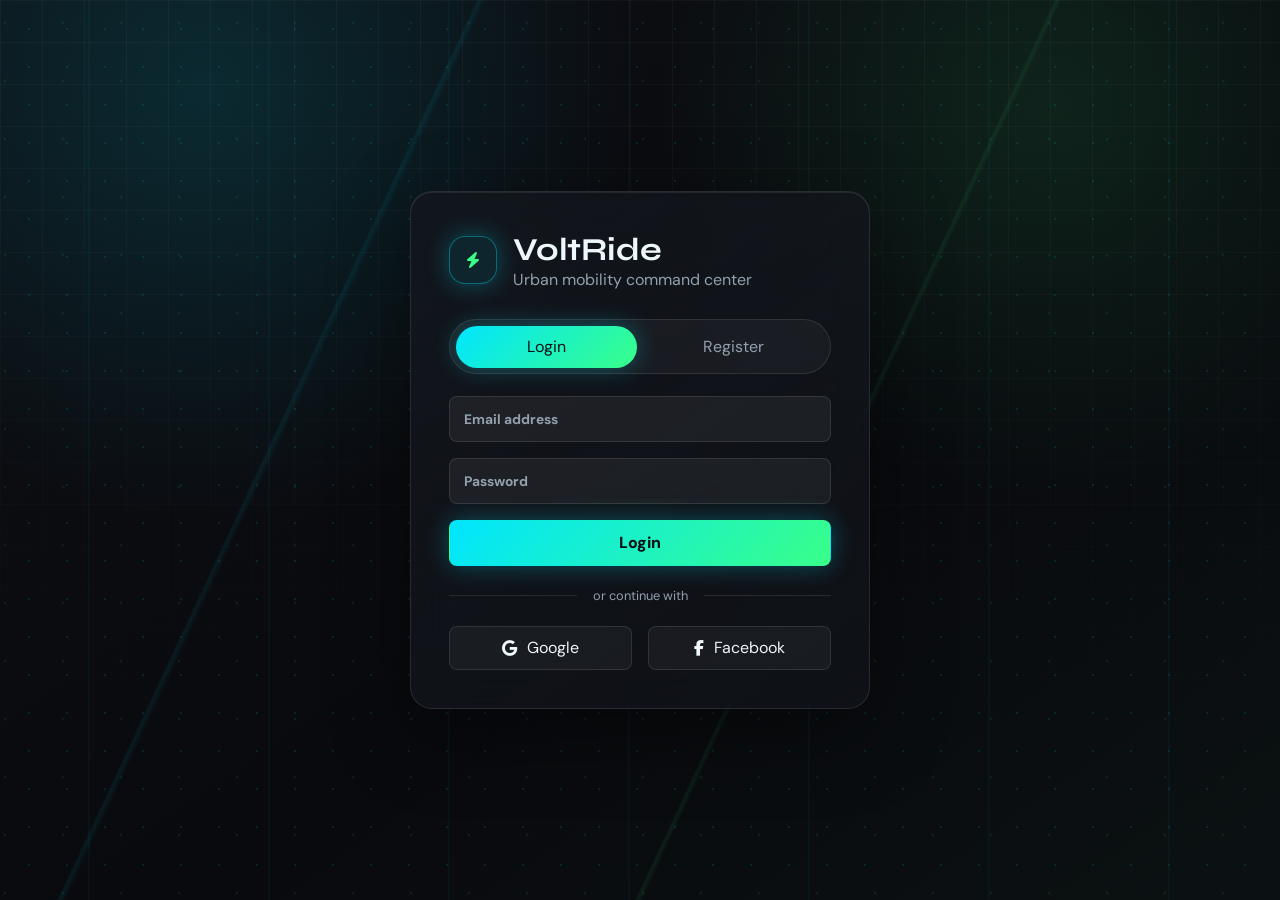
<file: src/main/resources/static/index.html>
<!DOCTYPE html>
<html lang="en">
<head>
  <meta charset="UTF-8">
  <meta name="viewport" content="width=device-width, initial-scale=1.0">
  <title>VoltRide | Bike Rental & Ride Sharing</title>
  <link rel="preconnect" href="https://fonts.googleapis.com">
  <link rel="preconnect" href="https://fonts.gstatic.com" crossorigin>
  <link href="https://fonts.googleapis.com/css2?family=DM+Sans:wght@400;500;600;700&family=Syne:wght@600;700;800&display=swap" rel="stylesheet">
  <link rel="stylesheet" href="https://cdnjs.cloudflare.com/ajax/libs/font-awesome/6.5.2/css/all.min.css">
  <link rel="stylesheet" href="styles/main.css">
  <link rel="stylesheet" href="styles/layout.css">
  <link rel="stylesheet" href="styles/components.css">
</head>
<body>
  <div class="particle-field" aria-hidden="true"></div>

  <main id="auth-screen" class="auth-screen">
    <section class="auth-card fade-in">
      <div class="brand-mark">
        <span><i class="fa-solid fa-bolt"></i></span>
        <div>
          <h1>VoltRide</h1>
          <p>Urban mobility command center</p>
        </div>
      </div>

      <div class="auth-tabs" role="tablist" aria-label="Authentication mode">
        <button class="auth-tab is-active" type="button" data-auth-tab="login">Login</button>
        <button class="auth-tab" type="button" data-auth-tab="register">Register</button>
      </div>

      <form id="login-form" class="auth-form" novalidate>
        <label class="field floating-field">
          <input type="email" name="email" autocomplete="email" placeholder=" " required>
          <span>Email address</span>
          <small class="error-message"></small>
        </label>
        <label class="field floating-field">
          <input type="password" name="password" autocomplete="current-password" placeholder=" " minlength="6" required>
          <span>Password</span>
          <small class="error-message"></small>
        </label>
        <button class="btn btn-primary btn-full" type="submit">Login</button>
      </form>

      <form id="register-form" class="auth-form hidden" novalidate>
        <label class="field floating-field">
          <input type="text" name="name" autocomplete="name" placeholder=" " minlength="2" required>
          <span>Full name</span>
          <small class="error-message"></small>
        </label>
        <label class="field floating-field">
          <input type="email" name="email" autocomplete="email" placeholder=" " required>
          <span>Email address</span>
          <small class="error-message"></small>
        </label>
        <label class="field floating-field">
          <input type="password" name="password" autocomplete="new-password" placeholder=" " minlength="6" required>
          <span>Password</span>
          <small class="error-message"></small>
        </label>
        <button class="btn btn-primary btn-full" type="submit">Create Account</button>
      </form>

      <div class="divider"><span>or continue with</span></div>
      <div class="social-row">
        <button class="social-btn" type="button"><i class="fa-brands fa-google"></i> Google</button>
        <button class="social-btn" type="button"><i class="fa-brands fa-facebook-f"></i> Facebook</button>
      </div>
    </section>
  </main>

  <div id="app-shell" class="app-shell hidden">
    <aside class="sidebar" id="sidebar">
      <a href="#dashboard" class="sidebar-brand" data-route="dashboard" aria-label="VoltRide dashboard">
        <span><i class="fa-solid fa-bolt"></i></span>
        <strong>VoltRide</strong>
      </a>
      <nav class="nav-list" aria-label="Primary navigation">
        <button class="nav-link is-active" data-route="dashboard" data-tooltip="Dashboard"><i class="fa-solid fa-chart-line"></i><span>Dashboard</span></button>
        <button class="nav-link" data-route="rentals" data-tooltip="Rent a Bike"><i class="fa-solid fa-bicycle"></i><span>Rent a Bike</span></button>
        <button class="nav-link" data-route="rides" data-tooltip="Ride Sharing"><i class="fa-solid fa-route"></i><span>Ride Sharing</span></button>
        <button class="nav-link" data-route="payments" data-tooltip="Payments"><i class="fa-solid fa-credit-card"></i><span>Payments</span></button>
        <button class="nav-link" data-route="notifications" data-tooltip="Notifications"><i class="fa-solid fa-bell"></i><span>Notifications</span></button>
        <button class="nav-link" data-route="profile" data-tooltip="Profile"><i class="fa-solid fa-user-astronaut"></i><span>Profile</span></button>
      </nav>
      <button class="nav-link logout-link" id="logout-btn" data-tooltip="Logout"><i class="fa-solid fa-arrow-right-from-bracket"></i><span>Logout</span></button>
    </aside>

    <div class="workspace">
      <header class="topbar">
        <button class="icon-btn sidebar-toggle" id="sidebar-toggle" aria-label="Toggle sidebar"><i class="fa-solid fa-bars"></i></button>
        <div>
          <p class="eyebrow">Bike Rental & Ride Sharing</p>
          <h2 id="page-title">Dashboard</h2>
        </div>
        <div class="topbar-actions">
          <button class="icon-btn notification-trigger" data-route="notifications" aria-label="Open notifications">
            <i class="fa-solid fa-bell"></i>
            <span class="badge" id="topbar-badge">3</span>
          </button>
          <div class="profile-menu">
            <button class="avatar-btn" id="profile-menu-btn" aria-label="Open profile menu"><span id="avatar-initials">AR</span></button>
            <div class="profile-dropdown" id="profile-dropdown">
              <button type="button" data-route="profile"><i class="fa-solid fa-user"></i> Profile</button>
              <button type="button" id="dropdown-logout"><i class="fa-solid fa-power-off"></i> Logout</button>
            </div>
          </div>
        </div>
      </header>

      <section id="dashboard" class="view is-active">
        <div class="stats-grid">
          <article class="metric-card"><i class="fa-solid fa-road"></i><span>Total Rides</span><strong>128</strong><small>+12 this month</small></article>
          <article class="metric-card"><i class="fa-solid fa-person-biking"></i><span>Active Rentals</span><strong>04</strong><small>2 due today</small></article>
          <article class="metric-card"><i class="fa-solid fa-wallet"></i><span>Wallet Balance</span><strong>LKR 8,450</strong><small>Auto top-up active</small></article>
          <article class="metric-card"><i class="fa-solid fa-bell"></i><span>Notifications</span><strong>03</strong><small>1 payment alert</small></article>
        </div>

        <div class="dashboard-grid">
          <article class="panel map-panel">
            <div class="panel-heading">
              <div><p class="eyebrow">Live map</p><h3>Nearby Bikes & Ride Routes</h3></div>
              <span class="status-pill success">Ready for API</span>
            </div>
            <div class="map-placeholder">
              <div class="map-pin pin-a"><i class="fa-solid fa-bicycle"></i></div>
              <div class="map-pin pin-b"><i class="fa-solid fa-location-dot"></i></div>
              <div class="map-pin pin-c"><i class="fa-solid fa-car-side"></i></div>
              <span class="route-line"></span>
            </div>
          </article>
          <article class="panel">
            <div class="panel-heading">
              <div><p class="eyebrow">Recent activity</p><h3>Last 5 rentals/rides</h3></div>
            </div>
            <ul class="activity-list" id="activity-list"></ul>
          </article>
        </div>

        <div class="quick-actions">
          <button class="btn btn-primary" data-route="rentals"><i class="fa-solid fa-bicycle"></i> Rent a Bike</button>
          <button class="btn btn-secondary" data-route="rides"><i class="fa-solid fa-route"></i> Share a Ride</button>
          <button class="btn btn-ghost" data-route="payments"><i class="fa-solid fa-receipt"></i> View Payments</button>
        </div>
      </section>

      <section id="rentals" class="view">
        <div class="filter-bar">
          <label>Type<select id="bike-type-filter"><option value="all">All bikes</option><option value="city">City</option><option value="mountain">Mountain</option><option value="electric">Electric</option></select></label>
          <label>Status<select id="bike-status-filter"><option value="all">Any status</option><option value="available">Available</option><option value="in-use">In use</option></select></label>
          <label>Max hourly rate<input id="bike-price-filter" type="range" min="150" max="900" value="900" step="50"><span id="price-label">LKR 900</span></label>
        </div>
        <div id="bike-skeleton" class="skeleton-grid"></div>
        <div id="bike-grid" class="bike-grid"></div>
      </section>

      <section id="rides" class="view">
        <div class="tab-panel">
          <div class="toggle-tabs">
            <button class="toggle-tab is-active" data-ride-tab="find">Find a Ride</button>
            <button class="toggle-tab" data-ride-tab="offer">Offer a Ride</button>
          </div>
          <div id="find-ride-pane">
            <div class="ride-list" id="ride-list"></div>
          </div>
          <form id="offer-ride-form" class="form-grid hidden" novalidate>
            <label class="field">Pickup<input name="pickup" type="text" required><small class="error-message"></small></label>
            <label class="field">Dropoff<input name="dropoff" type="text" required><small class="error-message"></small></label>
            <label class="field">Date & time<input name="dateTime" type="datetime-local" required><small class="error-message"></small></label>
            <label class="field">Seats<input name="seats" type="number" min="1" max="6" required><small class="error-message"></small></label>
            <label class="field">Price per seat<input name="price" type="number" min="100" required><small class="error-message"></small></label>
            <button class="btn btn-primary form-span" type="submit">Post Ride</button>
          </form>
        </div>
      </section>

      <section id="payments" class="view">
        <div class="payments-layout">
          <article class="wallet-card">
            <p>Wallet Balance</p>
            <strong>LKR 8,450.00</strong>
            <button class="btn btn-secondary" id="top-up-btn"><i class="fa-solid fa-plus"></i> Top Up</button>
          </article>
          <form id="card-form" class="panel payment-method" novalidate>
            <div class="panel-heading"><h3>Add Payment Method</h3></div>
            <label class="field">Card number<input name="cardNumber" inputmode="numeric" maxlength="19" placeholder="4242 4242 4242 4242" required><small class="error-message"></small></label>
            <div class="inline-fields">
              <label class="field">Expiry<input name="expiry" placeholder="MM/YY" maxlength="5" required><small class="error-message"></small></label>
              <label class="field">CVV<input name="cvv" inputmode="numeric" maxlength="4" required><small class="error-message"></small></label>
            </div>
            <button class="btn btn-primary" type="submit">Save Card</button>
          </form>
        </div>
        <div class="filter-bar compact">
          <label>From<input id="payment-from" type="date"></label>
          <label>To<input id="payment-to" type="date"></label>
          <label>Status<select id="payment-status-filter"><option value="all">All</option><option value="paid">Paid</option><option value="pending">Pending</option><option value="failed">Failed</option></select></label>
        </div>
        <div id="payment-skeleton" class="table-skeleton"></div>
        <div class="table-wrap">
          <table class="data-table">
            <thead><tr><th>Date</th><th>Type</th><th>Amount</th><th>Status</th></tr></thead>
            <tbody id="transactions-body"></tbody>
          </table>
        </div>
      </section>

      <section id="notifications" class="view">
        <div class="view-toolbar">
          <button class="btn btn-primary" id="mark-read-btn"><i class="fa-solid fa-check-double"></i> Mark all as read</button>
        </div>
        <div id="notification-list" class="notification-list"></div>
        <div id="empty-notifications" class="empty-state hidden">
          <svg viewBox="0 0 240 180" role="img" aria-label="No notifications">
            <path d="M55 135h130a35 35 0 0 0-12-26l-7-6V72a47 47 0 0 0-94 0v31l-7 6a35 35 0 0 0-10 26Z" fill="none" stroke="currentColor" stroke-width="8"/>
            <path d="M100 148a22 22 0 0 0 40 0" fill="none" stroke="currentColor" stroke-width="8" stroke-linecap="round"/>
            <circle cx="178" cy="54" r="13" fill="currentColor"/>
          </svg>
          <h3>No notifications</h3>
          <p>You are all caught up.</p>
        </div>
      </section>

      <section id="profile" class="view">
        <form id="profile-form" class="profile-layout" novalidate>
          <article class="profile-card">
            <label class="avatar-upload">
              <span id="profile-avatar">AR</span>
              <input type="file" accept="image/*" aria-label="Upload avatar">
              <small><i class="fa-solid fa-camera"></i> Upload</small>
            </label>
            <div class="ride-stats">
              <div><strong>128</strong><span>Total rides</span></div>
              <div><strong>842 km</strong><span>Distance</span></div>
              <div><strong>2025</strong><span>Member since</span></div>
            </div>
          </article>
          <article class="panel form-panel">
            <div class="panel-heading"><h3>Profile Details</h3></div>
            <div class="form-grid">
              <label class="field">Name<input name="name" type="text" required><small class="error-message"></small></label>
              <label class="field">Email<input name="email" type="email" required><small class="error-message"></small></label>
              <label class="field">Phone<input name="phone" type="tel" required><small class="error-message"></small></label>
              <label class="field form-span">Address<input name="address" type="text" required><small class="error-message"></small></label>
            </div>
            <div class="panel-heading small-heading"><h3>Change Password</h3></div>
            <div class="form-grid">
              <label class="field">Current password<input name="currentPassword" type="password"><small class="error-message"></small></label>
              <label class="field">New password<input name="newPassword" type="password" minlength="6"><small class="error-message"></small></label>
            </div>
            <button class="btn btn-primary" type="submit">Save Changes</button>
          </article>
        </form>
      </section>
    </div>

    <nav class="bottom-nav" aria-label="Mobile navigation">
      <button class="is-active" data-route="dashboard"><i class="fa-solid fa-chart-line"></i><span>Home</span></button>
      <button data-route="rentals"><i class="fa-solid fa-bicycle"></i><span>Rent</span></button>
      <button data-route="rides"><i class="fa-solid fa-route"></i><span>Rides</span></button>
      <button data-route="payments"><i class="fa-solid fa-wallet"></i><span>Pay</span></button>
      <button data-route="profile"><i class="fa-solid fa-user"></i><span>Me</span></button>
    </nav>
  </div>

  <div id="modal-root" class="modal-root hidden" aria-hidden="true"></div>
  <div id="toast-root" class="toast-root" aria-live="polite" aria-atomic="true"></div>

  <script src="js/api.js"></script>
  <script src="js/ui.js"></script>
  <script src="js/app.js"></script>
</body>
</html>
</file>
<file: src/main/resources/static/styles/main.css>
:root {
  --bg: #0d0f14;
  --bg-elevated: #13161d;
  --bg-soft: #191d27;
  --surface: rgba(19, 22, 29, 0.74);
  --surface-strong: rgba(24, 29, 39, 0.92);
  --border: rgba(255, 255, 255, 0.1);
  --border-strong: rgba(0, 229, 255, 0.36);
  --text: #eef7fb;
  --muted: #92a1ad;
  --cyan: #00e5ff;
  --green: #39ff88;
  --red: #ff4f6d;
  --yellow: #ffd166;
  --blue: #6ca8ff;
  --shadow: 0 24px 80px rgba(0, 0, 0, 0.42);
  --glow-cyan: 0 0 24px rgba(0, 229, 255, 0.3);
  --glow-green: 0 0 24px rgba(57, 255, 136, 0.24);
  --radius-sm: 8px;
  --radius-md: 14px;
  --radius-lg: 22px;
  --space-1: 0.35rem;
  --space-2: 0.65rem;
  --space-3: 1rem;
  --space-4: 1.35rem;
  --space-5: 1.8rem;
  --space-6: 2.4rem;
  --sidebar-width: 272px;
  --sidebar-collapsed: 84px;
  --topbar-height: 82px;
  color-scheme: dark;
}

* {
  box-sizing: border-box;
}

html {
  scroll-behavior: smooth;
}

body {
  min-height: 100vh;
  margin: 0;
  overflow-x: hidden;
  color: var(--text);
  font-family: "DM Sans", system-ui, sans-serif;
  background:
    radial-gradient(circle at 16% 10%, rgba(0, 229, 255, 0.13), transparent 32%),
    radial-gradient(circle at 82% 12%, rgba(57, 255, 136, 0.1), transparent 30%),
    linear-gradient(145deg, var(--bg), #090a0e 58%, #0b1112);
}

body::before {
  position: fixed;
  inset: 0;
  z-index: -3;
  content: "";
  background-image:
    linear-gradient(rgba(255, 255, 255, 0.045) 1px, transparent 1px),
    linear-gradient(90deg, rgba(255, 255, 255, 0.045) 1px, transparent 1px);
  background-size: 42px 42px;
  mask-image: linear-gradient(to bottom, rgba(0, 0, 0, 0.85), transparent 90%);
}

body::after {
  position: fixed;
  inset: 0;
  z-index: -2;
  pointer-events: none;
  content: "";
  background:
    linear-gradient(115deg, transparent 0 28%, rgba(0, 229, 255, 0.08) 28.2%, transparent 28.6% 62%, rgba(57, 255, 136, 0.08) 62.2%, transparent 62.5%),
    repeating-linear-gradient(90deg, transparent 0 88px, rgba(0, 229, 255, 0.04) 88px 90px, transparent 90px 180px);
}

h1,
h2,
h3,
h4 {
  margin: 0;
  font-family: "Syne", "DM Sans", sans-serif;
  letter-spacing: 0;
}

p {
  margin: 0;
}

button,
input,
select {
  font: inherit;
}

button {
  color: inherit;
}

a {
  color: inherit;
  text-decoration: none;
}

.hidden {
  display: none !important;
}

.fade-in {
  animation: fadeUp 0.55s ease both;
}

.eyebrow {
  margin-bottom: 0.2rem;
  color: var(--cyan);
  font-size: 0.75rem;
  font-weight: 700;
  letter-spacing: 0.08em;
  text-transform: uppercase;
}

.particle-field {
  position: fixed;
  inset: 0;
  z-index: -1;
  overflow: hidden;
  pointer-events: none;
}

.particle-field::before,
.particle-field::after {
  position: absolute;
  inset: -20%;
  content: "";
  opacity: 0.36;
  background-image: radial-gradient(circle, rgba(0, 229, 255, 0.34) 1px, transparent 1.6px);
  background-size: 38px 38px;
  animation: drift 22s linear infinite;
}

.particle-field::after {
  opacity: 0.24;
  background-image: radial-gradient(circle, rgba(57, 255, 136, 0.34) 1px, transparent 1.8px);
  background-size: 58px 58px;
  animation-duration: 34s;
  animation-direction: reverse;
}

@keyframes drift {
  from { transform: translate3d(0, 0, 0); }
  to { transform: translate3d(80px, 60px, 0); }
}

@keyframes fadeUp {
  from {
    opacity: 0;
    transform: translateY(18px);
  }
  to {
    opacity: 1;
    transform: translateY(0);
  }
}

@keyframes pulseGlow {
  0%, 100% { box-shadow: var(--glow-cyan); }
  50% { box-shadow: 0 0 36px rgba(0, 229, 255, 0.46); }
}

@keyframes shimmer {
  to { background-position-x: -200%; }
}

@media (prefers-reduced-motion: reduce) {
  *,
  *::before,
  *::after {
    scroll-behavior: auto !important;
    animation-duration: 0.01ms !important;
    animation-iteration-count: 1 !important;
    transition-duration: 0.01ms !important;
  }
}
</file>
<file: src/main/resources/static/styles/layout.css>
.auth-screen {
  display: grid;
  min-height: 100vh;
  place-items: center;
  padding: var(--space-5);
}

.auth-card {
  width: min(100%, 460px);
  padding: var(--space-6);
  border: 1px solid var(--border);
  border-radius: var(--radius-lg);
  background: linear-gradient(145deg, rgba(19, 22, 29, 0.86), rgba(19, 22, 29, 0.58));
  box-shadow: var(--shadow), inset 0 1px 0 rgba(255, 255, 255, 0.08);
  backdrop-filter: blur(22px);
}

.brand-mark,
.sidebar-brand {
  display: flex;
  align-items: center;
  gap: var(--space-3);
}

.brand-mark > span,
.sidebar-brand > span {
  display: grid;
  width: 48px;
  height: 48px;
  place-items: center;
  border: 1px solid var(--border-strong);
  border-radius: 16px;
  color: var(--green);
  background: rgba(0, 229, 255, 0.08);
  box-shadow: var(--glow-cyan);
}

.brand-mark h1 {
  font-size: 2rem;
}

.brand-mark p {
  color: var(--muted);
}

.app-shell {
  min-height: 100vh;
}

.sidebar {
  position: fixed;
  top: 0;
  bottom: 0;
  left: 0;
  z-index: 20;
  display: flex;
  width: var(--sidebar-width);
  flex-direction: column;
  gap: var(--space-4);
  padding: var(--space-4);
  border-right: 1px solid var(--border);
  background: rgba(13, 15, 20, 0.84);
  box-shadow: 18px 0 70px rgba(0, 0, 0, 0.34);
  backdrop-filter: blur(22px);
  transition: width 0.25s ease, transform 0.25s ease;
}

.sidebar.is-collapsed {
  width: var(--sidebar-collapsed);
}

.sidebar.is-collapsed .sidebar-brand strong,
.sidebar.is-collapsed .nav-link span {
  display: none;
}

.sidebar.is-collapsed .nav-link {
  justify-content: center;
}

.sidebar-brand {
  min-height: 58px;
  padding: 0 var(--space-2);
}

.sidebar-brand strong {
  font-family: "Syne", sans-serif;
  font-size: 1.25rem;
}

.nav-list {
  display: grid;
  gap: var(--space-2);
}

.logout-link {
  margin-top: auto;
}

.workspace {
  min-height: 100vh;
  margin-left: var(--sidebar-width);
  padding: calc(var(--topbar-height) + var(--space-5)) var(--space-5) var(--space-6);
  transition: margin-left 0.25s ease;
}

.sidebar.is-collapsed + .workspace {
  margin-left: var(--sidebar-collapsed);
}

.topbar {
  position: fixed;
  top: 0;
  right: 0;
  left: var(--sidebar-width);
  z-index: 18;
  display: flex;
  height: var(--topbar-height);
  align-items: center;
  gap: var(--space-3);
  padding: 0 var(--space-5);
  border-bottom: 1px solid var(--border);
  background: rgba(13, 15, 20, 0.78);
  backdrop-filter: blur(20px);
  transition: left 0.25s ease;
}

.sidebar.is-collapsed + .workspace .topbar {
  left: var(--sidebar-collapsed);
}

.topbar h2 {
  font-size: clamp(1.4rem, 2vw, 2.1rem);
}

.topbar-actions {
  display: flex;
  align-items: center;
  gap: var(--space-2);
  margin-left: auto;
}

.view {
  display: none;
  animation: fadeUp 0.38s ease both;
}

.view.is-active {
  display: block;
}

.stats-grid,
.bike-grid,
.skeleton-grid {
  display: grid;
  grid-template-columns: repeat(4, minmax(0, 1fr));
  gap: var(--space-4);
}

.dashboard-grid {
  display: grid;
  grid-template-columns: minmax(0, 1.5fr) minmax(320px, 0.9fr);
  gap: var(--space-4);
  margin-top: var(--space-4);
}

.quick-actions,
.view-toolbar {
  display: flex;
  flex-wrap: wrap;
  gap: var(--space-3);
  margin-top: var(--space-4);
}

.filter-bar {
  display: grid;
  grid-template-columns: 1fr 1fr 1.4fr;
  gap: var(--space-3);
  margin-bottom: var(--space-4);
  padding: var(--space-3);
  border: 1px solid var(--border);
  border-radius: var(--radius-md);
  background: var(--surface);
  backdrop-filter: blur(18px);
}

.filter-bar.compact {
  grid-template-columns: repeat(3, minmax(0, 1fr));
  margin-top: var(--space-4);
}

.payments-layout,
.profile-layout {
  display: grid;
  grid-template-columns: minmax(280px, 0.75fr) minmax(0, 1.5fr);
  gap: var(--space-4);
}

.form-grid {
  display: grid;
  grid-template-columns: repeat(2, minmax(0, 1fr));
  gap: var(--space-3);
}

.form-span {
  grid-column: 1 / -1;
}

.inline-fields {
  display: grid;
  grid-template-columns: 1fr 1fr;
  gap: var(--space-3);
}

.bottom-nav {
  display: none;
}

@media (max-width: 1100px) {
  .stats-grid,
  .bike-grid,
  .skeleton-grid {
    grid-template-columns: repeat(2, minmax(0, 1fr));
  }

  .dashboard-grid,
  .payments-layout,
  .profile-layout {
    grid-template-columns: 1fr;
  }
}

@media (max-width: 760px) {
  .auth-screen {
    padding: var(--space-3);
  }

  .auth-card {
    padding: var(--space-4);
  }

  .sidebar {
    display: none;
  }

  .workspace {
    margin-left: 0;
    padding: calc(var(--topbar-height) + var(--space-4)) var(--space-3) 94px;
  }

  .topbar {
    left: 0;
    padding: 0 var(--space-3);
  }

  .sidebar-toggle {
    display: none !important;
  }

  .stats-grid,
  .bike-grid,
  .skeleton-grid,
  .filter-bar,
  .filter-bar.compact,
  .form-grid {
    grid-template-columns: 1fr;
  }

  .bottom-nav {
    position: fixed;
    right: var(--space-3);
    bottom: var(--space-3);
    left: var(--space-3);
    z-index: 30;
    display: grid;
    grid-template-columns: repeat(5, 1fr);
    gap: var(--space-1);
    padding: var(--space-2);
    border: 1px solid var(--border);
    border-radius: 18px;
    background: rgba(13, 15, 20, 0.9);
    box-shadow: var(--shadow);
    backdrop-filter: blur(22px);
  }

  .bottom-nav button {
    display: grid;
    min-height: 54px;
    place-items: center;
    border: 0;
    border-radius: 14px;
    color: var(--muted);
    background: transparent;
  }

  .bottom-nav button.is-active {
    color: var(--cyan);
    background: rgba(0, 229, 255, 0.1);
  }

  .bottom-nav span {
    font-size: 0.7rem;
  }
}

@media (max-width: 520px) {
  .topbar .eyebrow,
  .notification-trigger {
    display: none;
  }

  .inline-fields {
    grid-template-columns: 1fr;
  }
}
</file>
<file: src/main/resources/static/styles/components.css>
.auth-tabs,
.toggle-tabs {
  display: grid;
  grid-template-columns: repeat(2, 1fr);
  gap: var(--space-1);
  margin: var(--space-5) 0 var(--space-4);
  padding: var(--space-1);
  border: 1px solid var(--border);
  border-radius: 999px;
  background: rgba(255, 255, 255, 0.04);
}

.auth-tab,
.toggle-tab {
  min-height: 42px;
  border: 0;
  border-radius: 999px;
  color: var(--muted);
  background: transparent;
  cursor: pointer;
  transition: 0.2s ease;
}

.auth-tab.is-active,
.toggle-tab.is-active {
  color: #061015;
  background: linear-gradient(135deg, var(--cyan), var(--green));
  box-shadow: var(--glow-cyan);
}

.auth-form {
  display: grid;
  gap: var(--space-3);
}

.field {
  display: grid;
  gap: 0.45rem;
  color: var(--muted);
  font-size: 0.86rem;
  font-weight: 700;
}

.field input,
.field select,
.filter-bar select,
.filter-bar input {
  width: 100%;
  min-height: 46px;
  border: 1px solid var(--border);
  border-radius: var(--radius-sm);
  outline: 0;
  color: var(--text);
  background: rgba(255, 255, 255, 0.055);
  padding: 0 0.9rem;
  transition: border-color 0.2s ease, box-shadow 0.2s ease, background 0.2s ease;
}

.field input:focus,
.field select:focus,
.filter-bar select:focus,
.filter-bar input:focus {
  border-color: var(--cyan);
  background: rgba(0, 229, 255, 0.08);
  box-shadow: var(--glow-cyan);
}

.floating-field {
  position: relative;
  display: block;
}

.floating-field input {
  padding-top: 1rem;
}

.floating-field span {
  position: absolute;
  top: 0.9rem;
  left: 0.9rem;
  color: var(--muted);
  pointer-events: none;
  transition: 0.18s ease;
}

.floating-field input:focus + span,
.floating-field input:not(:placeholder-shown) + span {
  top: 0.26rem;
  color: var(--cyan);
  font-size: 0.68rem;
}

.error-message {
  min-height: 1rem;
  color: var(--red);
  font-size: 0.74rem;
  font-weight: 600;
}

.field.has-error input,
.field.has-error select {
  border-color: var(--red);
}

.btn,
.icon-btn,
.avatar-btn,
.nav-link,
.social-btn {
  border: 1px solid var(--border);
  cursor: pointer;
  transition: transform 0.2s ease, box-shadow 0.2s ease, border-color 0.2s ease, background 0.2s ease, color 0.2s ease;
}

.btn {
  display: inline-flex;
  min-height: 46px;
  align-items: center;
  justify-content: center;
  gap: 0.6rem;
  padding: 0 1rem;
  border-radius: var(--radius-sm);
  font-weight: 800;
}

.btn:hover,
.icon-btn:hover,
.avatar-btn:hover,
.social-btn:hover {
  transform: translateY(-2px);
}

.btn-primary {
  color: #061015;
  border-color: transparent;
  background: linear-gradient(135deg, var(--cyan), var(--green));
  box-shadow: var(--glow-cyan);
}

.btn-secondary {
  color: var(--green);
  border-color: rgba(57, 255, 136, 0.45);
  background: rgba(57, 255, 136, 0.1);
}

.btn-ghost,
.social-btn {
  color: var(--text);
  background: rgba(255, 255, 255, 0.045);
}

.btn:hover {
  box-shadow: 0 0 32px rgba(0, 229, 255, 0.28);
}

.btn-full {
  width: 100%;
}

.divider {
  display: flex;
  align-items: center;
  gap: var(--space-3);
  margin: var(--space-4) 0;
  color: var(--muted);
  font-size: 0.8rem;
}

.divider::before,
.divider::after {
  flex: 1;
  height: 1px;
  content: "";
  background: var(--border);
}

.social-row {
  display: grid;
  grid-template-columns: 1fr 1fr;
  gap: var(--space-3);
}

.social-btn {
  display: inline-flex;
  min-height: 44px;
  align-items: center;
  justify-content: center;
  gap: var(--space-2);
  border-radius: var(--radius-sm);
}

.nav-link {
  position: relative;
  display: flex;
  min-height: 48px;
  align-items: center;
  gap: var(--space-3);
  padding: 0 var(--space-3);
  border-radius: var(--radius-sm);
  color: var(--muted);
  background: transparent;
}

.nav-link::before {
  position: absolute;
  top: 10px;
  bottom: 10px;
  left: 0;
  width: 3px;
  border-radius: 999px;
  content: "";
  background: transparent;
}

.nav-link.is-active {
  color: var(--cyan);
  border-color: rgba(0, 229, 255, 0.24);
  background: rgba(0, 229, 255, 0.1);
  box-shadow: inset 0 0 22px rgba(0, 229, 255, 0.06);
}

.nav-link.is-active::before {
  background: var(--cyan);
  box-shadow: var(--glow-cyan);
}

.sidebar.is-collapsed .nav-link:hover::after {
  position: absolute;
  left: calc(100% + 10px);
  z-index: 50;
  padding: 0.45rem 0.65rem;
  border: 1px solid var(--border);
  border-radius: var(--radius-sm);
  color: var(--text);
  white-space: nowrap;
  content: attr(data-tooltip);
  background: var(--surface-strong);
  box-shadow: var(--shadow);
}

.icon-btn,
.avatar-btn {
  position: relative;
  display: grid;
  width: 44px;
  height: 44px;
  place-items: center;
  border-radius: 14px;
  background: rgba(255, 255, 255, 0.055);
}

.badge {
  position: absolute;
  top: -4px;
  right: -4px;
  display: grid;
  min-width: 20px;
  height: 20px;
  place-items: center;
  border-radius: 999px;
  color: #07100d;
  background: var(--green);
  font-size: 0.72rem;
  font-weight: 900;
}

.profile-menu {
  position: relative;
}

.avatar-btn,
.avatar-upload span {
  color: #061015;
  background: linear-gradient(135deg, var(--green), var(--cyan));
  font-weight: 900;
}

.profile-dropdown {
  position: absolute;
  top: calc(100% + 10px);
  right: 0;
  display: none;
  min-width: 170px;
  padding: var(--space-2);
  border: 1px solid var(--border);
  border-radius: var(--radius-md);
  background: var(--surface-strong);
  box-shadow: var(--shadow);
}

.profile-dropdown.is-open {
  display: grid;
}

.profile-dropdown button {
  display: flex;
  gap: var(--space-2);
  align-items: center;
  min-height: 40px;
  border: 0;
  border-radius: var(--radius-sm);
  color: var(--text);
  background: transparent;
  cursor: pointer;
}

.profile-dropdown button:hover {
  background: rgba(0, 229, 255, 0.1);
}

.panel,
.metric-card,
.bike-card,
.ride-card,
.notification-card,
.profile-card,
.wallet-card,
.tab-panel {
  border: 1px solid var(--border);
  border-radius: var(--radius-md);
  background: var(--surface);
  box-shadow: var(--shadow), inset 0 1px 0 rgba(255, 255, 255, 0.06);
  backdrop-filter: blur(18px);
}

.panel {
  padding: var(--space-4);
}

.panel-heading {
  display: flex;
  align-items: flex-start;
  justify-content: space-between;
  gap: var(--space-3);
  margin-bottom: var(--space-4);
}

.small-heading {
  margin-top: var(--space-5);
}

.metric-card {
  position: relative;
  overflow: hidden;
  padding: var(--space-4);
}

.metric-card::after,
.bike-card::after {
  position: absolute;
  inset: 0;
  opacity: 0;
  pointer-events: none;
  content: "";
  background: linear-gradient(135deg, rgba(0, 229, 255, 0.16), transparent);
  transition: opacity 0.2s ease;
}

.metric-card:hover,
.bike-card:hover,
.ride-card:hover {
  border-color: var(--border-strong);
  transform: translateY(-3px);
  box-shadow: var(--shadow), var(--glow-cyan);
}

.metric-card:hover::after,
.bike-card:hover::after {
  opacity: 1;
}

.metric-card i {
  display: grid;
  width: 42px;
  height: 42px;
  place-items: center;
  border-radius: 14px;
  color: var(--cyan);
  background: rgba(0, 229, 255, 0.1);
}

.metric-card span,
.metric-card small {
  display: block;
  color: var(--muted);
}

.metric-card strong {
  display: block;
  margin: 0.7rem 0 0.15rem;
  font-family: "Syne", sans-serif;
  font-size: clamp(1.65rem, 3vw, 2.35rem);
}

.map-panel {
  min-height: 430px;
}

.map-placeholder {
  position: relative;
  min-height: 340px;
  overflow: hidden;
  border: 1px solid rgba(0, 229, 255, 0.18);
  border-radius: var(--radius-md);
  background:
    linear-gradient(90deg, rgba(0, 229, 255, 0.08) 1px, transparent 1px),
    linear-gradient(rgba(57, 255, 136, 0.08) 1px, transparent 1px),
    radial-gradient(circle at 40% 40%, rgba(0, 229, 255, 0.15), transparent 32%),
    #10141b;
  background-size: 34px 34px, 34px 34px, auto, auto;
}

.route-line {
  position: absolute;
  top: 45%;
  left: 18%;
  width: 62%;
  height: 4px;
  border-radius: 999px;
  background: linear-gradient(90deg, var(--cyan), var(--green));
  box-shadow: var(--glow-cyan);
  transform: rotate(-11deg);
}

.map-pin {
  position: absolute;
  z-index: 1;
  display: grid;
  width: 48px;
  height: 48px;
  place-items: center;
  border: 1px solid var(--border-strong);
  border-radius: 50%;
  color: var(--cyan);
  background: rgba(13, 15, 20, 0.88);
  animation: pulseGlow 2.6s infinite;
}

.pin-a { top: 22%; left: 19%; }
.pin-b { top: 54%; left: 52%; color: var(--green); }
.pin-c { top: 34%; right: 14%; }

.status-pill,
.badge-soft {
  display: inline-flex;
  align-items: center;
  min-height: 28px;
  padding: 0 0.65rem;
  border-radius: 999px;
  font-size: 0.75rem;
  font-weight: 800;
  text-transform: capitalize;
}

.success,
.paid,
.available {
  color: var(--green);
  background: rgba(57, 255, 136, 0.12);
}

.pending,
.in-use {
  color: var(--yellow);
  background: rgba(255, 209, 102, 0.12);
}

.failed {
  color: var(--red);
  background: rgba(255, 79, 109, 0.12);
}

.activity-list,
.notification-list {
  display: grid;
  gap: var(--space-3);
  padding: 0;
  margin: 0;
  list-style: none;
}

.activity-item {
  display: flex;
  gap: var(--space-3);
  align-items: center;
  padding: var(--space-3);
  border: 1px solid var(--border);
  border-radius: var(--radius-sm);
  background: rgba(255, 255, 255, 0.035);
}

.activity-item i {
  color: var(--cyan);
}

.bike-card {
  position: relative;
  display: grid;
  gap: var(--space-3);
  padding: var(--space-3);
  transition: 0.2s ease;
}

.bike-art {
  position: relative;
  display: grid;
  min-height: 155px;
  place-items: center;
  overflow: hidden;
  border-radius: var(--radius-sm);
  background:
    radial-gradient(circle at 36% 42%, rgba(0, 229, 255, 0.2), transparent 28%),
    linear-gradient(135deg, rgba(255, 255, 255, 0.08), rgba(255, 255, 255, 0.02));
}

.bike-art i {
  color: var(--cyan);
  font-size: 4.4rem;
  filter: drop-shadow(0 0 20px rgba(0, 229, 255, 0.38));
}

.bike-meta {
  display: flex;
  justify-content: space-between;
  gap: var(--space-3);
}

.bike-meta small,
.ride-card small {
  color: var(--muted);
}

.ride-list {
  display: grid;
  gap: var(--space-3);
}

.ride-card {
  display: grid;
  grid-template-columns: minmax(0, 1.4fr) repeat(3, auto);
  gap: var(--space-3);
  align-items: center;
  padding: var(--space-3);
  transition: 0.2s ease;
}

.ride-route {
  font-family: "Syne", sans-serif;
  font-size: 1.05rem;
  font-weight: 800;
}

.tab-panel {
  padding: var(--space-4);
}

.wallet-card {
  display: grid;
  align-content: center;
  gap: var(--space-3);
  min-height: 240px;
  padding: var(--space-5);
  border-color: rgba(57, 255, 136, 0.32);
  background:
    radial-gradient(circle at top right, rgba(57, 255, 136, 0.2), transparent 38%),
    var(--surface);
}

.wallet-card strong {
  font-family: "Syne", sans-serif;
  font-size: clamp(2rem, 4vw, 3.2rem);
}

.table-wrap {
  overflow-x: auto;
  border: 1px solid var(--border);
  border-radius: var(--radius-md);
  background: var(--surface);
}

.data-table {
  width: 100%;
  min-width: 650px;
  border-collapse: collapse;
}

.data-table th,
.data-table td {
  padding: var(--space-3);
  text-align: left;
  border-bottom: 1px solid var(--border);
}

.data-table th {
  color: var(--cyan);
  font-size: 0.78rem;
  text-transform: uppercase;
}

.notification-card {
  display: grid;
  grid-template-columns: 46px minmax(0, 1fr) auto;
  gap: var(--space-3);
  align-items: center;
  padding: var(--space-3);
}

.notification-card.unread {
  border-left: 3px solid var(--cyan);
  box-shadow: var(--glow-cyan);
}

.notification-icon {
  display: grid;
  width: 46px;
  height: 46px;
  place-items: center;
  border-radius: 14px;
  color: var(--cyan);
  background: rgba(0, 229, 255, 0.1);
}

.empty-state {
  display: grid;
  place-items: center;
  gap: var(--space-2);
  min-height: 360px;
  color: var(--muted);
  text-align: center;
}

.empty-state svg {
  width: 180px;
  color: rgba(0, 229, 255, 0.6);
}

.profile-card {
  display: grid;
  gap: var(--space-5);
  align-content: start;
  padding: var(--space-5);
}

.avatar-upload {
  display: grid;
  justify-items: center;
  gap: var(--space-2);
  cursor: pointer;
}

.avatar-upload span {
  display: grid;
  width: 128px;
  height: 128px;
  place-items: center;
  border-radius: 50%;
  font-family: "Syne", sans-serif;
  font-size: 2.4rem;
}

.avatar-upload input {
  display: none;
}

.ride-stats {
  display: grid;
  gap: var(--space-3);
}

.ride-stats div {
  display: flex;
  align-items: center;
  justify-content: space-between;
  padding: var(--space-3);
  border: 1px solid var(--border);
  border-radius: var(--radius-sm);
  background: rgba(255, 255, 255, 0.035);
}

.ride-stats span {
  color: var(--muted);
}

.modal-root {
  position: fixed;
  inset: 0;
  z-index: 100;
  display: grid;
  place-items: center;
  padding: var(--space-4);
  background: rgba(0, 0, 0, 0.68);
  backdrop-filter: blur(10px);
}

.modal-card {
  width: min(100%, 460px);
  padding: var(--space-5);
  border: 1px solid var(--border-strong);
  border-radius: var(--radius-md);
  background: var(--surface-strong);
  box-shadow: var(--shadow), var(--glow-cyan);
}

.modal-actions {
  display: flex;
  justify-content: flex-end;
  gap: var(--space-3);
  margin-top: var(--space-4);
}

.toast-root {
  position: fixed;
  right: var(--space-4);
  bottom: var(--space-4);
  z-index: 120;
  display: grid;
  gap: var(--space-2);
  width: min(360px, calc(100vw - 2rem));
}

.toast {
  display: flex;
  gap: var(--space-3);
  align-items: center;
  padding: var(--space-3);
  border: 1px solid var(--border);
  border-radius: var(--radius-sm);
  background: var(--surface-strong);
  box-shadow: var(--shadow);
  animation: fadeUp 0.25s ease both;
}

.toast.success { border-color: rgba(57, 255, 136, 0.45); }
.toast.error { border-color: rgba(255, 79, 109, 0.45); }
.toast.info { border-color: rgba(0, 229, 255, 0.45); }

.skeleton-card,
.table-skeleton {
  min-height: 240px;
  border-radius: var(--radius-md);
  background: linear-gradient(90deg, rgba(255,255,255,0.05) 25%, rgba(255,255,255,0.12) 37%, rgba(255,255,255,0.05) 63%);
  background-size: 200% 100%;
  animation: shimmer 1.2s infinite linear;
}

.table-skeleton {
  min-height: 180px;
  margin-bottom: var(--space-4);
}

@media (max-width: 760px) {
  .ride-card,
  .notification-card {
    grid-template-columns: 1fr;
  }

  .social-row {
    grid-template-columns: 1fr;
  }

  .modal-actions {
    flex-direction: column-reverse;
  }
}
</file>
